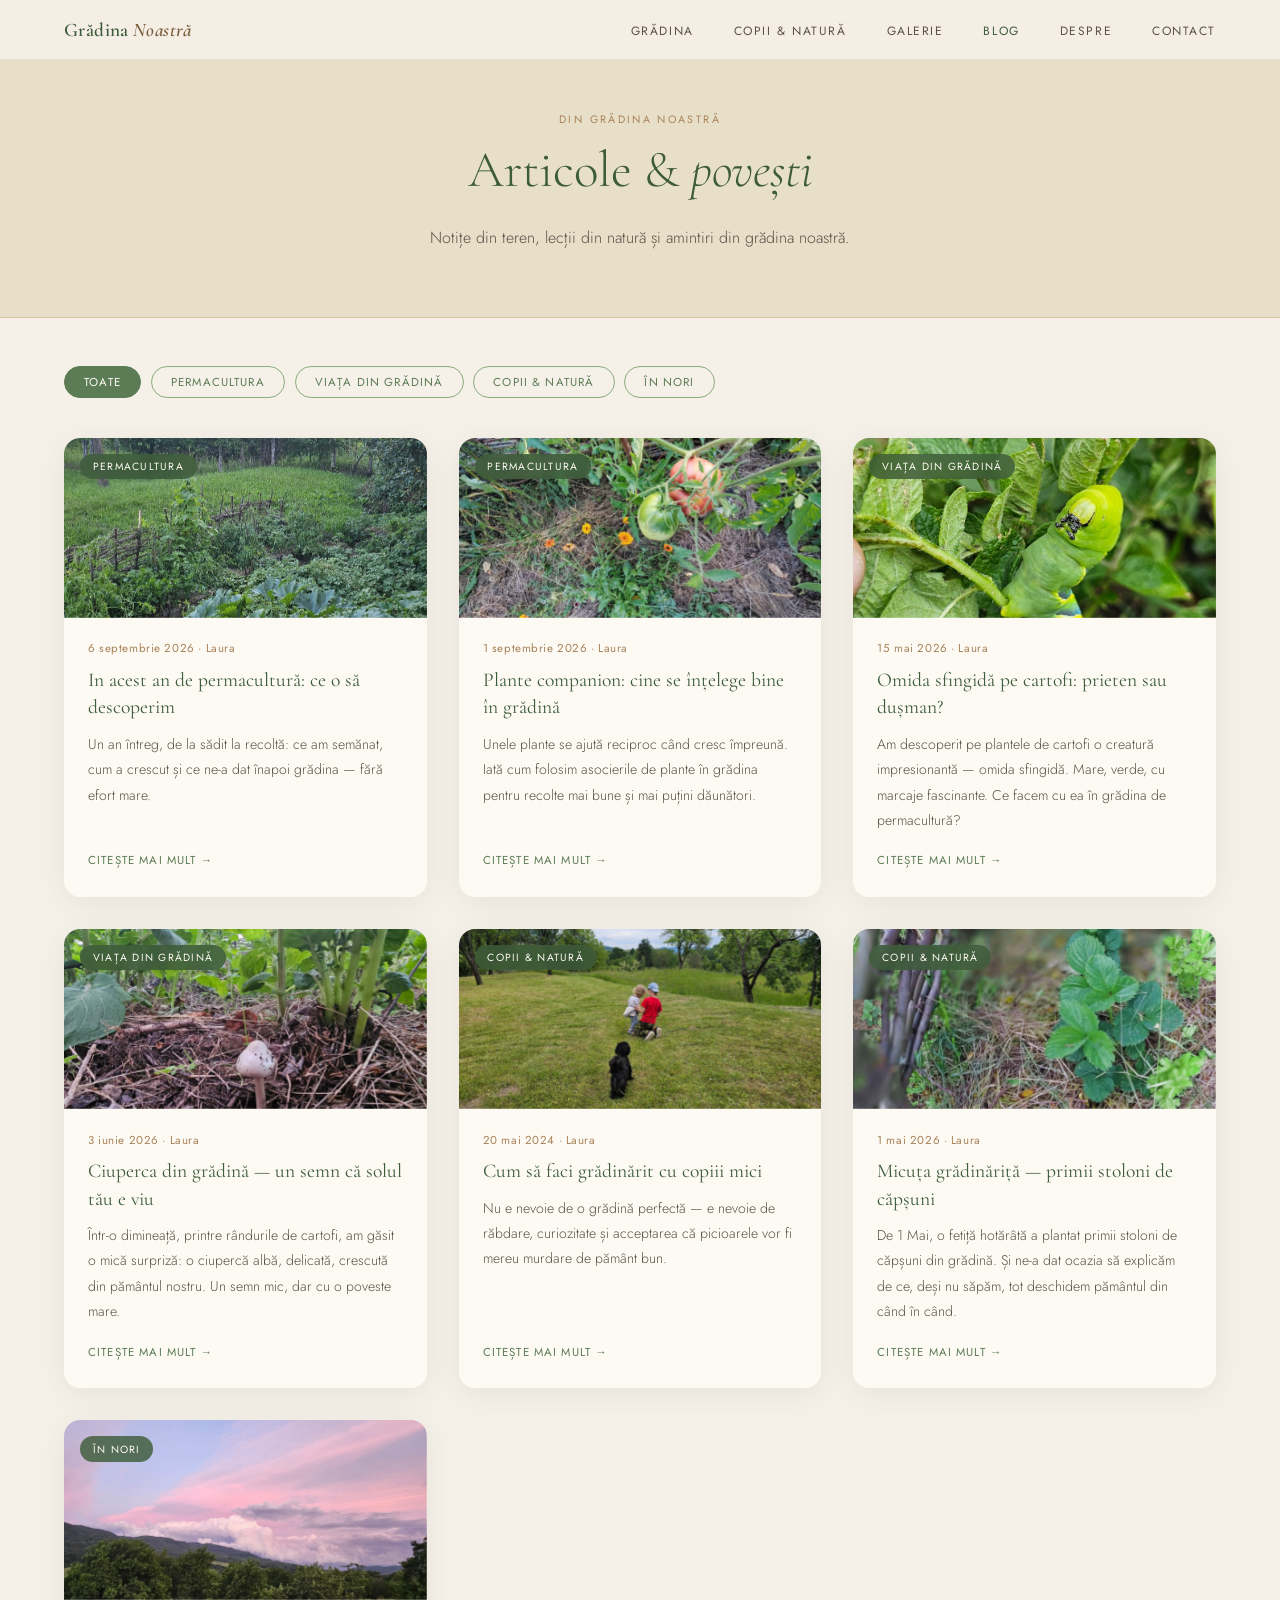
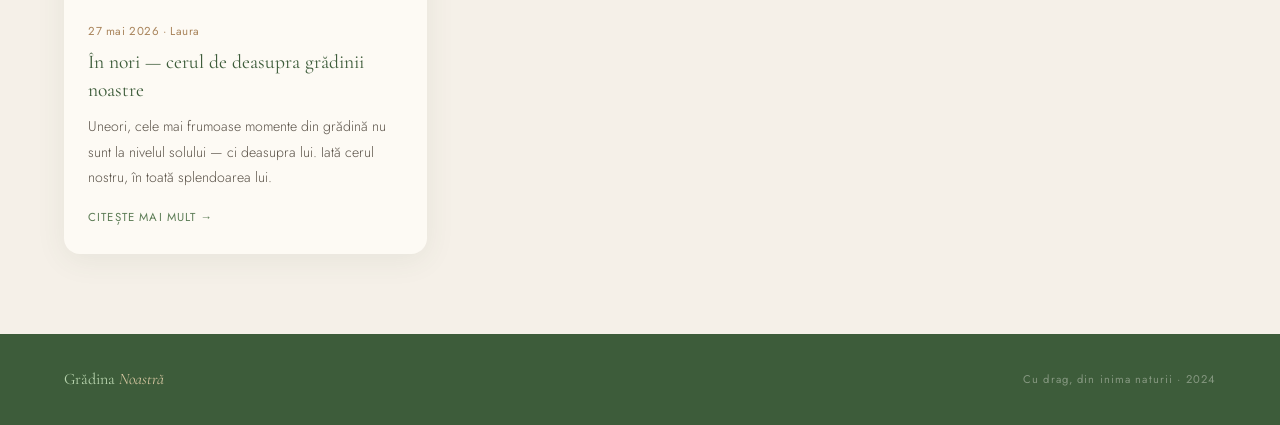
<file: blog.html>
<!DOCTYPE html>
<html lang="ro">
<head>
  <meta charset="UTF-8" />
  <meta name="viewport" content="width=device-width, initial-scale=1.0" />
  <title>Blog — Grădina Noastră</title>

  <link rel="preconnect" href="https://fonts.googleapis.com" />
  <link rel="preconnect" href="https://fonts.gstatic.com" crossorigin />
  <link href="https://fonts.googleapis.com/css2?family=Cormorant+Garamond:ital,wght@0,300;0,400;0,600;1,300;1,400&family=Jost:wght@300;400;500&display=swap" rel="stylesheet" />

  <link rel="stylesheet" href="css/style.css" />
</head>
<body>

  <!-- ─── NAV ──────────────────────────────────────────────────── -->
  <nav id="nav">
    <a href="index.html" class="nav-logo">Grădina <em>Noastră</em></a>
    <ul class="nav-links">
      <li><a href="index.html#gradina">Grădina</a></li>
      <li><a href="index.html#copii">Copii &amp; Natură</a></li>
      <li><a href="index.html#galerie">Galerie</a></li>
      <li><a href="blog.html" class="nav-active">Blog</a></li>
      <li><a href="despre.html">Despre</a></li>
      <li><a href="index.html#contact">Contact</a></li>
     
    </ul>
    <div class="nav-toggle" id="navToggle" onclick="toggleMenu()">
      <span></span><span></span><span></span>
    </div>
  </nav>

  <!-- Mobile menu -->
  <div class="mobile-menu" id="mobileMenu">
    <a href="index.html#gradina"  onclick="toggleMenu()">Grădina</a>
    <a href="index.html#copii"    onclick="toggleMenu()">Copii &amp; Natură</a>
    <a href="index.html#galerie"  onclick="toggleMenu()">Galerie</a>
    <a href="blog.html"           onclick="toggleMenu()">Blog</a>
    <a href="index.html#contact"  onclick="toggleMenu()">Contact</a>
    <a href="despre.html" onclick="toggleMenu()">Despre</a>
  </div>

  <!-- ─── HERO BLOG ─────────────────────────────────────────────── -->
  <section class="blog-page-hero">
    <div class="blog-page-hero-inner reveal">
      <p class="section-label">Din grădina noastră</p>
      <h1 class="section-title">Articole &amp; <em>povești</em></h1>
      <div class="divider center"></div>
      <p class="section-body" style="text-align:center;margin:0 auto;max-width:480px">
        Notițe din teren, lecții din natură și amintiri din grădina noastră.
      </p>
    </div>
  </section>

  <!-- ─── LISTA ARTICOLE ────────────────────────────────────────── -->
  <section class="blog-list-section">
    <div id="blog-filter-bar" class="blog-filter-bar reveal"></div>
    <div id="blog-grid" class="blog-grid"></div>
  </section>

  <!-- ─── FOOTER ────────────────────────────────────────────────── -->
  <footer>
    <div class="footer-logo">Grădina <em>Noastră</em></div>
    <div class="footer-note">Cu drag, din inima naturii · 2024</div>
  </footer>

  <script src="data/articles.js"></script>
  <script src="js/main.js"></script>
  <script src="js/blog.js"></script>
  <script>initBlogList();</script>
</body>
</html>
</file>
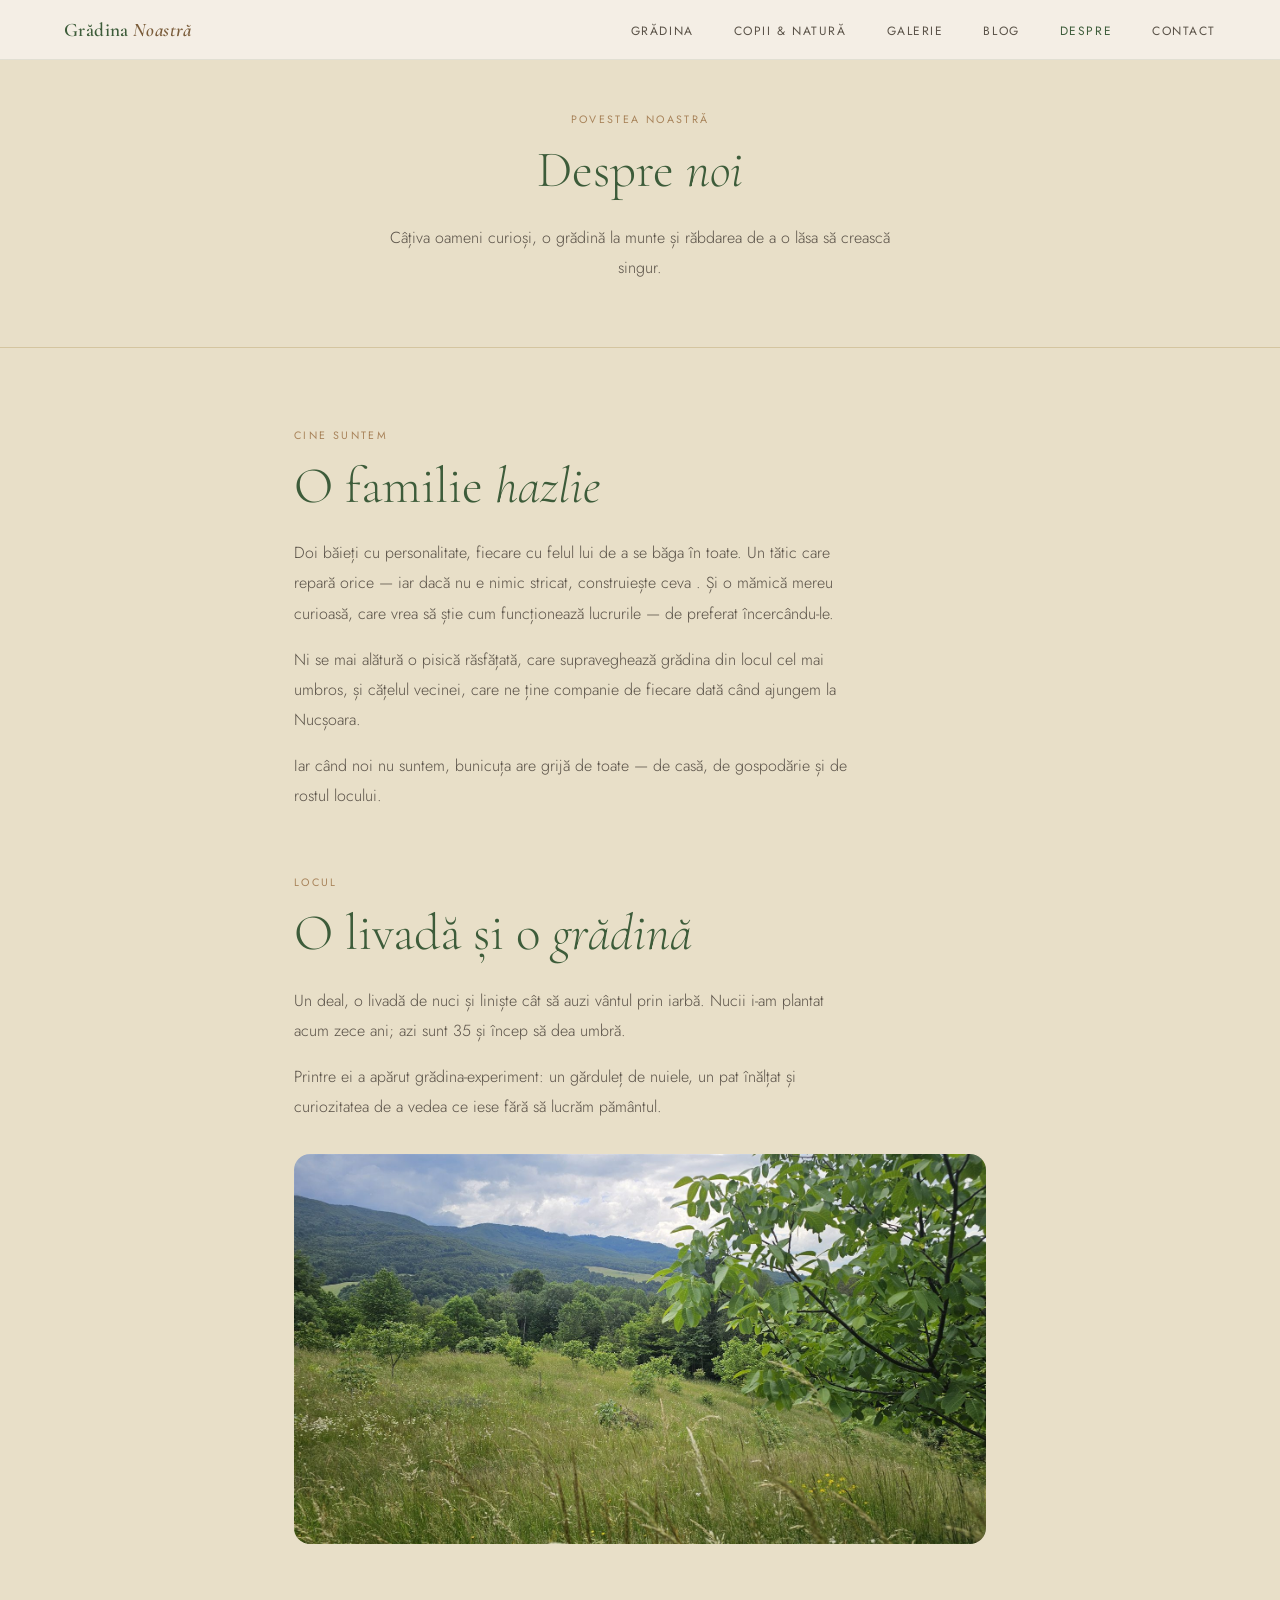
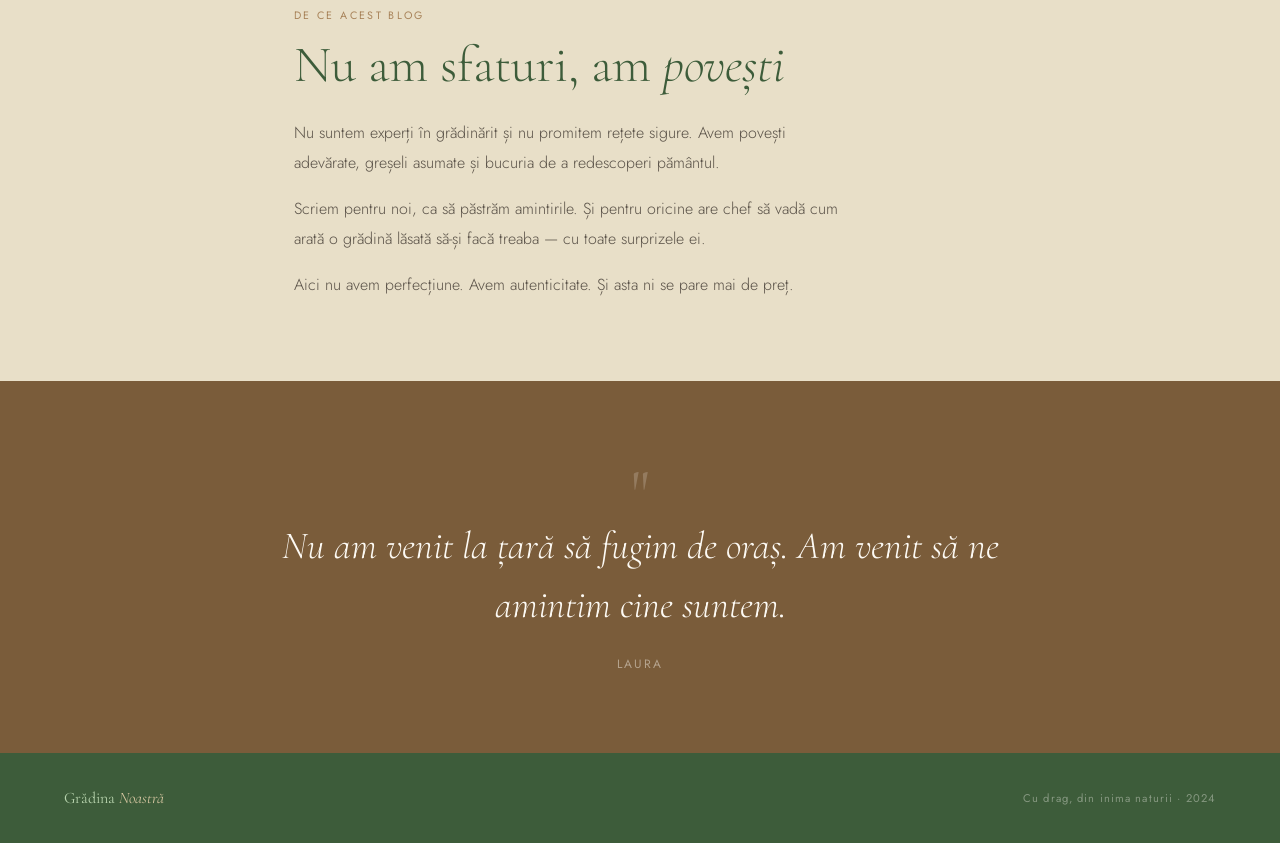
<file: despre.html>
<!DOCTYPE html>
<html lang="ro">
<head>
  <meta charset="UTF-8" />
  <meta name="viewport" content="width=device-width, initial-scale=1.0" />
  <title>Despre noi — Grădina Noastră</title>

  <link rel="preconnect" href="https://fonts.googleapis.com" />
  <link rel="preconnect" href="https://fonts.gstatic.com" crossorigin />
  <link href="https://fonts.googleapis.com/css2?family=Cormorant+Garamond:ital,wght@0,300;0,400;0,600;1,300;1,400&family=Jost:wght@300;400;500&display=swap" rel="stylesheet" />

  <link rel="stylesheet" href="css/style.css" />
</head>
<body class="despre-page">

  <!-- ─── NAV ──────────────────────────────────────────────────── -->
  <nav id="nav">
    <a href="index.html" class="nav-logo">Grădina <em>Noastră</em></a>
    <ul class="nav-links">
      <li><a href="index.html#gradina">Grădina</a></li>
      <li><a href="index.html#copii">Copii &amp; Natură</a></li>
      <li><a href="index.html#galerie">Galerie</a></li>
      <li><a href="blog.html">Blog</a></li>
      <li><a href="despre.html" class="nav-active">Despre</a></li>
      <li><a href="index.html#contact">Contact</a></li>
    </ul>
    <div class="nav-toggle" id="navToggle" onclick="toggleMenu()">
      <span></span><span></span><span></span>
    </div>
  </nav>

  <!-- Mobile menu -->
  <div class="mobile-menu" id="mobileMenu">
    <a href="index.html#gradina" onclick="toggleMenu()">Grădina</a>
    <a href="index.html#copii"   onclick="toggleMenu()">Copii &amp; Natură</a>
    <a href="index.html#galerie" onclick="toggleMenu()">Galerie</a>
    <a href="blog.html"          onclick="toggleMenu()">Blog</a>
    <a href="despre.html"        onclick="toggleMenu()">Despre</a>
    <a href="index.html#contact" onclick="toggleMenu()">Contact</a>
  </div>

  <!-- ─── HERO ─────────────────────────────────────────────────── -->
  <section class="blog-page-hero">
    <div class="blog-page-hero-inner reveal">
      <p class="section-label">Povestea noastră</p>
      <h1 class="section-title">Despre <em>noi</em></h1>
      <div class="divider center"></div>
      <p class="section-body" style="text-align:center;margin:0 auto;max-width:520px">
        Câțiva oameni curioși, o grădină la munte și răbdarea de a o lăsa să crească singur.
      </p>
    </div>
  </section>

  <!-- ─── CONTINUT ─────────────────────────────────────────────── -->
  <section style="padding: 5rem 5vw; max-width: 820px; margin: 0 auto;">

  <div class="reveal">
    <p class="section-label">Cine suntem</p>
    <h2 class="section-title">O familie <em>hazlie</em></h2>
    <div class="divider"></div>
    <p class="section-body">
      Doi băieți cu personalitate, fiecare cu felul lui de a se băga în toate. Un tătic care repară orice — iar dacă nu e nimic stricat, construiește ceva . Și o mămică mereu curioasă, care vrea să știe cum funcționează lucrurile — de preferat încercându-le.
    </p>
    <p class="section-body" style="margin-top:1rem">
      Ni se mai alătură o pisică răsfățată, care supraveghează grădina din locul cel mai umbros, și cățelul vecinei, care ne ține companie de fiecare dată când ajungem la Nucșoara.
    </p>
    <p class="section-body" style="margin-top:1rem">
      Iar când noi nu suntem, bunicuța are grijă de toate — de casă, de gospodărie și de rostul locului.
    </p>
  </div>

  <div class="reveal" style="margin-top:4rem; transition-delay:0.1s">
    <p class="section-label">Locul</p>
    <h2 class="section-title">O livadă și o <em>grădină</em></h2>
    <div class="divider"></div>
    <p class="section-body">
      Un deal, o livadă de nuci și liniște cât să auzi vântul prin iarbă. Nucii i-am plantat acum zece ani; azi sunt 35 și încep să dea umbră.
    </p>
    <p class="section-body" style="margin-top:1rem">
      Printre ei a apărut grădina-experiment: un gărduleț de nuiele, un pat înălțat și curiozitatea de a vedea ce iese fără să lucrăm pământul.
    </p>
    <img src="images/gradina_din_vale.jpg" alt="Livada de nuci" style="width:100%; border-radius:16px; margin:2rem 0;" />
  </div>

  <div class="reveal" style="margin-top:4rem; transition-delay:0.15s">
    <p class="section-label">De ce acest blog</p>
    <h2 class="section-title">Nu am sfaturi, am <em>povești</em></h2>
    <div class="divider"></div>
    <p class="section-body">
      Nu suntem experți în grădinărit și nu promitem rețete sigure. Avem povești adevărate, greșeli asumate și bucuria de a redescoperi pământul.
    </p>
    <p class="section-body" style="margin-top:1rem">
      Scriem pentru noi, ca să păstrăm amintirile. Și pentru oricine are chef să vadă cum arată o grădină lăsată să-și facă treaba — cu toate surprizele ei.
    </p>
    <p class="section-body" style="margin-top:1rem">
      Aici nu avem perfecțiune. Avem autenticitate. Și asta ni se pare mai de preț.
    </p>
  </div>

</section>

  <!-- ─── QUOTE ─────────────────────────────────────────────────── -->
  <div class="quote-section">
    <div class="quote-mark reveal">"</div>
    <p class="quote-text reveal" style="transition-delay:0.1s">
      Nu am venit la țară să fugim de oraș. Am venit să ne amintim cine suntem.
    </p>
    <div class="divider center light reveal" style="transition-delay:0.2s"></div>
    <p class="quote-author reveal" style="transition-delay:0.25s">Laura</p>
  </div>

  <!-- ─── FOOTER ────────────────────────────────────────────────── -->
  <footer>
    <div class="footer-logo">Grădina <em>Noastră</em></div>
    <div class="footer-note">Cu drag, din inima naturii · 2024</div>
  </footer>

  <script src="js/main.js"></script>

</body>
</html>
</file>
<file: css/style.css>
/* ============================================================
   GRĂDINA NOASTRĂ — style.css
   ============================================================ */

/* ─── TOKENS ─────────────────────────────────────────────────── */
:root {
  --cream:    #f5f0e8;
  --beige:    #e8dfc8;
  --sand:     #d4c5a0;
  --green-1:  #3d5c3a;
  --green-2:  #5c7c55;
  --green-3:  #8aad7e;
  --green-4:  #b8d4ae;
  --earth:    #7a5c3a;
  --earth-lt: #a8835a;
  --text:     #2d2a24;
  --text-lt:  #5a5248;
  --white:    #fdfaf4;

  --font-display: 'Cormorant Garamond', Georgia, serif;
  --font-body:    'Jost', sans-serif;
  --ease: cubic-bezier(0.25, 0.46, 0.45, 0.94);
}

/* ─── RESET ──────────────────────────────────────────────────── */
*, *::before, *::after { box-sizing: border-box; margin: 0; padding: 0; }
html { scroll-behavior: smooth; }
body {
  font-family: var(--font-body);
  background: var(--cream);
  color: var(--text);
  overflow-x: hidden;
}
img { display: block; width: 100%; object-fit: cover; }
a { color: inherit; text-decoration: none; }

/* ─── SCROLLBAR ──────────────────────────────────────────────── */
::-webkit-scrollbar { width: 5px; }
::-webkit-scrollbar-track { background: var(--beige); }
::-webkit-scrollbar-thumb { background: var(--green-2); border-radius: 3px; }

/* ─── NAV ────────────────────────────────────────────────────── */
nav {
  position: fixed; top: 0; left: 0; right: 0; z-index: 100;
  display: flex; align-items: center; justify-content: space-between;
  padding: 1.1rem 5vw;
  background: rgba(245, 240, 232, 0.9);
  backdrop-filter: blur(14px);
  -webkit-backdrop-filter: blur(14px);
  border-bottom: 1px solid rgba(61, 92, 58, 0.1);
  transition: box-shadow 0.3s var(--ease);
}
nav.scrolled { box-shadow: 0 4px 30px rgba(61, 92, 58, 0.1); }

.nav-logo {
  font-family: var(--font-display);
  font-size: 1.2rem; font-weight: 600;
  color: var(--green-1); letter-spacing: 0.02em;
}
.nav-logo em { font-style: italic; color: var(--earth); }

.nav-links { display: flex; gap: 2.5rem; list-style: none; }
.nav-links a {
  font-size: 0.75rem; letter-spacing: 0.13em; text-transform: uppercase;
  color: var(--text-lt); transition: color 0.2s;
}
.nav-links a:hover { color: var(--green-1); }

.nav-toggle { display: none; flex-direction: column; gap: 5px; cursor: pointer; }
.nav-toggle span {
  display: block; width: 24px; height: 1.5px;
  background: var(--green-1);
  transition: transform 0.3s var(--ease), opacity 0.3s;
}
.nav-toggle.open span:nth-child(1) { transform: translateY(6.5px) rotate(45deg); }
.nav-toggle.open span:nth-child(2) { opacity: 0; }
.nav-toggle.open span:nth-child(3) { transform: translateY(-6.5px) rotate(-45deg); }

.mobile-menu {
  display: none; flex-direction: column;
  position: fixed; top: 60px; left: 0; right: 0; z-index: 99;
  background: rgba(245, 240, 232, 0.97);
  padding: 1.2rem 5vw 1.8rem;
  border-bottom: 1px solid var(--beige);
}
.mobile-menu.open { display: flex; }
.mobile-menu a {
  font-size: 0.85rem; letter-spacing: 0.1em; text-transform: uppercase;
  color: var(--text-lt); padding: 0.8rem 0;
  border-bottom: 1px solid rgba(61, 92, 58, 0.1);
}
.mobile-menu a:last-child { border-bottom: none; }

/* ─── HERO ───────────────────────────────────────────────────── */
.hero {
  position: relative; height: 100vh; min-height: 580px;
  display: flex; align-items: center; justify-content: center;
  overflow: hidden;
}
.hero-bg {
  position: absolute; inset: 0;
  background-image: url('../images/nucii.jpeg');
  background-size: cover; background-position: center 30%;
  transform: scale(1.06);
  transition: transform 10s var(--ease);
}
.hero-bg::after {
  content: '';
  position: absolute; inset: 0;
  background: linear-gradient(
    160deg,
    rgba(30, 55, 28, 0.62) 0%,
    rgba(45, 42, 36, 0.28) 55%,
    rgba(100, 72, 42, 0.38) 100%
  );
}
.hero.loaded .hero-bg { transform: scale(1); }

.hero-content {
  position: relative; z-index: 2;
  text-align: center; padding: 0 5vw; max-width: 860px;
  opacity: 0; transform: translateY(32px);
  transition: opacity 1.1s 0.3s var(--ease), transform 1.1s 0.3s var(--ease);
}
.hero.loaded .hero-content { opacity: 1; transform: translateY(0); }

.hero-eyebrow {
  font-size: 0.68rem; letter-spacing: 0.25em; text-transform: uppercase;
  color: var(--green-4); margin-bottom: 1.2rem;
}
.hero-title {
  font-family: var(--font-display);
  font-size: clamp(3rem, 7.5vw, 5.8rem);
  font-weight: 300; line-height: 1.1;
  color: var(--white); margin-bottom: 2rem;
}
.hero-title em { font-style: italic; color: var(--green-4); }

.hero-text {
  font-size: clamp(0.92rem, 1.8vw, 1.05rem);
  font-weight: 300; line-height: 1.9;
  color: rgba(253, 250, 244, 0.87);
  max-width: 580px; margin: 0 auto 2.8rem;
}

.btn {
  display: inline-block; padding: 0.85rem 2.6rem;
  border: 1.5px solid rgba(253, 250, 244, 0.65);
  color: var(--white);
  font-family: var(--font-body); font-size: 0.73rem;
  letter-spacing: 0.15em; text-transform: uppercase;
  border-radius: 100px;
  transition: background 0.3s, border-color 0.3s;
}
.btn:hover { background: var(--green-2); border-color: var(--green-2); }

.hero-scroll {
  position: absolute; bottom: 2.5rem; left: 50%; transform: translateX(-50%);
  z-index: 2; display: flex; flex-direction: column; align-items: center; gap: 0.5rem;
}
.hero-scroll span {
  font-size: 0.62rem; letter-spacing: 0.2em; text-transform: uppercase;
  color: rgba(253, 250, 244, 0.45);
}
.scroll-line {
  width: 1px; height: 46px;
  background: linear-gradient(to bottom, rgba(253, 250, 244, 0.5), transparent);
  animation: pulse 2.2s ease-in-out infinite;
}
@keyframes pulse {
  0%, 100% { opacity: 0.35; }
  50%       { opacity: 1; }
}

/* ─── SECTIONS COMMONS ───────────────────────────────────────── */
section { padding: 5.5rem 5vw; }

.section-label {
  font-size: 0.67rem; letter-spacing: 0.22em; text-transform: uppercase;
  color: var(--earth-lt); margin-bottom: 0.8rem;
}
.section-title {
  font-family: var(--font-display);
  font-size: clamp(2rem, 4.5vw, 3.2rem);
  font-weight: 300; line-height: 1.18;
  color: var(--green-1); margin-bottom: 1.4rem;
}
.section-title em { font-style: italic; }
.section-body {
  font-size: 1rem; font-weight: 300; line-height: 1.88;
  color: var(--text-lt); max-width: 560px;
}

.divider { width: 48px; height: 1.5px; background: var(--green-3); margin: 1.6rem 0; }
.divider.center { margin: 1.6rem auto; }
.divider.light { background: rgba(253, 250, 244, 0.3); }

.reveal {
  opacity: 0; transform: translateY(28px);
  transition: opacity 0.85s var(--ease), transform 0.85s var(--ease);
}
.reveal.visible { opacity: 1; transform: translateY(0); }

/* ─── PSYCH STRIP ────────────────────────────────────────────── */
.psych-strip { background: var(--green-1); padding: 5rem 5vw; }
.psych-inner {
  max-width: 1140px; margin: 0 auto;
  display: grid; grid-template-columns: 1fr 1fr; gap: 4rem; align-items: center;
}
.psych-text .section-title { color: var(--green-4); }
.psych-text .section-body  { color: rgba(253, 250, 244, 0.8); max-width: 100%; }
.psych-text .section-label { color: var(--sand); }

.psych-cards { display: grid; grid-template-columns: 1fr 1fr; gap: 1rem; }
.psych-card {
  background: rgba(255, 255, 255, 0.07);
  border: 1px solid rgba(255, 255, 255, 0.13);
  border-radius: 14px; padding: 1.4rem 1.2rem;
  transition: background 0.3s, transform 0.3s;
}
.psych-card:hover { background: rgba(255, 255, 255, 0.12); transform: translateY(-4px); }
.psych-card-icon  { font-size: 1.7rem; margin-bottom: 0.65rem; }
.psych-card-title {
  font-family: var(--font-display); font-size: 1.1rem;
  color: var(--green-4); margin-bottom: 0.4rem; font-weight: 400;
}
.psych-card-text  { font-size: 0.81rem; color: rgba(253,250,244,0.68); line-height: 1.72; font-weight: 300; }

/* ─── GARDEN SECTION ─────────────────────────────────────────── */
.garden-inner {
  max-width: 1180px; margin: 0 auto;
  display: grid; grid-template-columns: 1fr 1fr; gap: 4.5rem; align-items: center;
}
.garden-img {
  position: relative; border-radius: 18px; overflow: hidden; height: 540px;
  box-shadow: 0 28px 70px rgba(61, 92, 58, 0.17);
}
.garden-img img { height: 100%; transition: transform 6s var(--ease); }
.garden-img:hover img { transform: scale(1.05); }
.garden-img::before {
  content: ''; position: absolute; inset: 0; z-index: 1;
  background: linear-gradient(to top, rgba(45,42,36,0.35) 0%, transparent 55%);
}
.garden-badge {
  position: absolute; bottom: 1.4rem; left: 1.4rem; z-index: 2;
  background: rgba(245,240,232,0.93);
  padding: 0.55rem 1rem; border-radius: 100px;
  font-size: 0.7rem; letter-spacing: 0.12em; text-transform: uppercase;
  color: var(--green-1); font-weight: 400;
}
.tags { display: flex; flex-wrap: wrap; gap: 0.5rem; margin-top: 2rem; }
.tag {
  font-size: 0.7rem; letter-spacing: 0.1em; text-transform: uppercase;
  padding: 0.42rem 1rem; border: 1px solid var(--green-3);
  border-radius: 100px; color: var(--green-2);
  transition: background 0.25s, color 0.25s; cursor: default;
}
.tag:hover { background: var(--green-2); color: var(--white); }

/* ─── GALLERY ────────────────────────────────────────────────── */
.gallery-section { background: var(--beige); }
.gallery-head {
  max-width: 1180px; margin: 0 auto 2.8rem;
  display: flex; align-items: flex-end; justify-content: space-between; flex-wrap: wrap; gap: 1rem;
}
.gallery-grid {
  max-width: 1180px; margin: 0 auto;
  display: grid;
  grid-template-columns: 1.6fr 1fr 1fr;
  grid-template-rows: 270px 270px;
  gap: 1rem;
}
.gallery-item { border-radius: 14px; overflow: hidden; position: relative; cursor: zoom-in; }
.gallery-item img { height: 100%; transition: transform 0.65s var(--ease); }
.gallery-item:hover img { transform: scale(1.07); }
.gallery-item::after {
  content: ''; position: absolute; inset: 0;
  background: rgba(61,92,58,0); transition: background 0.4s;
}
.gallery-item:hover::after { background: rgba(61,92,58,0.12); }
.g-large { grid-row: span 2; }
.g-wide  { grid-column: span 2; }
.gallery-caption {
  position: absolute; bottom: 0; left: 0; right: 0; z-index: 2;
  padding: 1.2rem 1.2rem 1rem;
  background: linear-gradient(to top, rgba(30,50,28,0.72) 0%, transparent 100%);
  font-size: 0.75rem; letter-spacing: 0.1em; text-transform: uppercase;
  color: rgba(253,250,244,0.85); opacity: 0; transition: opacity 0.35s;
}
.gallery-item:hover .gallery-caption { opacity: 1; }

/* ─── LIGHTBOX ───────────────────────────────────────────────── */
.lightbox {
  display: none; position: fixed; inset: 0; z-index: 300;
  background: rgba(30, 28, 24, 0.93);
  align-items: center; justify-content: center;
  cursor: zoom-out;
}
.lightbox.open { display: flex; }
.lightbox img { max-width: min(92vw, 1000px); max-height: 88vh; object-fit: contain; border-radius: 8px; }
.lb-close {
  position: absolute; top: 1.4rem; right: 1.6rem;
  font-size: 2rem; color: rgba(253,250,244,0.7);
  cursor: pointer; line-height: 1; transition: color 0.2s;
}
.lb-close:hover { color: var(--white); }

/* ─── QUOTE ──────────────────────────────────────────────────── */
.quote-section { background: var(--earth); text-align: center; padding: 5rem 5vw; }
.quote-mark {
  font-family: var(--font-display); font-size: 4rem;
  color: rgba(253,250,244,0.2); line-height: 1; margin-bottom: -0.5rem;
}
.quote-text {
  font-family: var(--font-display);
  font-size: clamp(1.4rem, 3.5vw, 2.4rem);
  font-weight: 300; font-style: italic;
  color: var(--white); line-height: 1.55;
  max-width: 760px; margin: 0 auto 1.2rem;
}
.quote-author {
  font-size: 0.75rem; letter-spacing: 0.18em; text-transform: uppercase;
  color: rgba(253,250,244,0.45);
}

/* ─── CONTACT ────────────────────────────────────────────────── */
.contact-inner { max-width: 620px; margin: 0 auto; text-align: center; }
.contact-intro {
  font-size: 1rem; font-weight: 300; line-height: 1.88;
  color: var(--text-lt); margin-bottom: 2.8rem;
}
.form-row { display: grid; grid-template-columns: 1fr 1fr; gap: 1rem; }
.form-group { margin-bottom: 1.1rem; text-align: left; }
.form-group label {
  display: block; font-size: 0.68rem; letter-spacing: 0.15em; text-transform: uppercase;
  color: var(--earth-lt); margin-bottom: 0.45rem;
}
.form-group input,
.form-group textarea {
  width: 100%; background: var(--white);
  border: 1.5px solid var(--sand); border-radius: 6px; padding: 0.82rem 1rem;
  font-family: var(--font-body); font-size: 0.9rem; color: var(--text);
  outline: none; transition: border-color 0.25s, box-shadow 0.25s;
}
.form-group input:focus,
.form-group textarea:focus {
  border-color: var(--green-2);
  box-shadow: 0 0 0 3px rgba(92,124,85,0.1);
}
.form-group textarea { resize: vertical; min-height: 128px; }
.btn-green {
  background: var(--green-1); color: var(--white); border: none; cursor: pointer;
  padding: 0.9rem 3rem; font-family: var(--font-body); font-size: 0.75rem;
  letter-spacing: 0.15em; text-transform: uppercase;
  border-radius: 100px; transition: background 0.3s, transform 0.2s; margin-top: 0.6rem;
}
.btn-green:hover { background: var(--green-2); transform: translateY(-2px); }
.success-msg {
  display: none; background: var(--green-4); border-radius: 8px;
  padding: 1rem 1.4rem; font-size: 0.9rem; color: var(--green-1); margin-top: 1.2rem;
}
.success-msg.show { display: block; }

/* ─── FOOTER ─────────────────────────────────────────────────── */
footer {
  background: var(--green-1); padding: 2.2rem 5vw;
  display: flex; align-items: center; justify-content: space-between;
  flex-wrap: wrap; gap: 0.8rem;
}
.footer-logo { font-family: var(--font-display); font-size: 1rem; color: var(--green-4); }
.footer-logo em { font-style: italic; color: var(--sand); }
.footer-note { font-size: 0.7rem; letter-spacing: 0.1em; color: rgba(253,250,244,0.38); }

/* ─── RESPONSIVE ─────────────────────────────────────────────── */
@media (max-width: 900px) {
  .psych-inner          { grid-template-columns: 1fr; gap: 2.5rem; }
  .garden-inner         { grid-template-columns: 1fr; gap: 2.5rem; }
  .garden-img           { height: 380px; }
  .gallery-grid         { grid-template-columns: 1fr 1fr; grid-template-rows: auto; }
  .g-large              { grid-row: span 1; }
  .g-wide               { grid-column: span 2; }
  .form-row             { grid-template-columns: 1fr; }
}
@media (max-width: 640px) {
  .nav-links            { display: none; }
  .nav-toggle           { display: flex; }
  section               { padding: 3.8rem 5vw; }
  .gallery-grid         { grid-template-columns: 1fr; }
  .g-wide               { grid-column: span 1; }
  .gallery-head         { flex-direction: column; align-items: flex-start; }
  .psych-cards          { grid-template-columns: 1fr; }
  footer                { flex-direction: column; text-align: center; }
}

/* ─── BLOG GRID ───────────────────────────────────────────────── */
.blog-grid {
  max-width: 1180px; margin: 0 auto;
  display: grid; grid-template-columns: repeat(3, 1fr); gap: 2rem;
}

/* ─── BLOG CARD ──────────────────────────────────────────────── */
@keyframes cardImgZoom {
  from { transform: scale(1.35); }
  to   { transform: scale(1); }
}

.blog-card {
  background: var(--white); border-radius: 16px; overflow: hidden;
  box-shadow: 0 6px 30px rgba(61,92,58,0.08);
  transition: transform 0.3s var(--ease), box-shadow 0.3s;
  display: flex; flex-direction: column;
}
.blog-card:hover {
  transform: translateY(-6px);
  box-shadow: 0 16px 50px rgba(61,92,58,0.14);
}
.blog-card-img {
  display: block; position: relative; overflow: hidden; height: 180px;
  border-radius: 12px 12px 0 0;
}
.blog-card-img img { height: 100%; width: 100%; object-fit: cover; transition: transform 0.6s var(--ease); }
.blog-card.visible .blog-card-img img { animation: cardImgZoom 1.2s ease-out both; }
.blog-card:hover .blog-card-img img { transform: scale(1.06); }
.blog-card-cat {
  position: absolute; top: 1rem; left: 1rem;
  background: rgba(61,92,58,0.82); backdrop-filter: blur(6px);
  color: var(--white); font-size: 0.65rem; letter-spacing: 0.12em;
  text-transform: uppercase; padding: 0.32rem 0.8rem; border-radius: 100px;
}
.blog-card-body {
  padding: 1.4rem 1.5rem 1.8rem; display: flex; flex-direction: column; flex: 1;
}
.blog-card-meta { font-size: 0.72rem; color: var(--earth-lt); letter-spacing: 0.05em; margin-bottom: 0.6rem; }
.blog-card-title { margin-bottom: 0.7rem; }
.blog-card-title a {
  font-family: var(--font-display); font-size: 1.22rem; font-weight: 400;
  color: var(--green-1); line-height: 1.3; transition: color 0.2s;
}
.blog-card-title a:hover { color: var(--earth); }
.blog-card-excerpt {
  font-size: 0.88rem; font-weight: 300; line-height: 1.8;
  color: var(--text-lt); flex: 1; margin-bottom: 1.2rem;
}
.blog-read-more {
  font-size: 0.72rem; letter-spacing: 0.1em; text-transform: uppercase;
  color: var(--green-2); transition: color 0.2s; align-self: flex-start;
}
.blog-read-more:hover { color: var(--green-1); }

/* ─── BLOG PREVIEW ───────────────────────────────────────────── */
.blog-preview-section { background: var(--cream); padding: 5.5rem 5vw; }
.blog-preview-head {
  max-width: 1180px; margin: 0 auto 2.8rem;
  display: flex; align-items: flex-end; justify-content: space-between;
  flex-wrap: wrap; gap: 1rem;
}
.blog-preview-head a {
  font-size: 0.75rem; letter-spacing: 0.13em; text-transform: uppercase;
  color: var(--green-2); border-bottom: 1px solid var(--green-3);
  padding-bottom: 2px; transition: color 0.2s;
}
.blog-preview-head a:hover { color: var(--green-1); }

/* ─── BLOG LIST PAGE ─────────────────────────────────────────── */
.blog-page-hero {
  background: var(--beige); padding: 7rem 5vw 4rem;
  text-align: center; border-bottom: 1px solid var(--sand);
}
.blog-list-section { padding: 3rem 5vw 5rem; }

.blog-filter-bar {
  max-width: 1180px; margin: 0 auto 2.5rem;
  display: flex; flex-wrap: wrap; gap: 0.6rem;
}
.blog-filter-btn {
  font-family: var(--font-body); font-size: 0.72rem; letter-spacing: 0.1em;
  text-transform: uppercase; padding: 0.45rem 1.2rem;
  border: 1.5px solid var(--green-3); border-radius: 100px;
  background: transparent; color: var(--green-2); cursor: pointer;
  transition: background 0.25s, color 0.25s, border-color 0.25s;
}
.blog-filter-btn:hover,
.blog-filter-btn.active { background: var(--green-2); color: var(--white); border-color: var(--green-2); }
.blog-empty { text-align: center; padding: 3rem; color: var(--text-lt); font-weight: 300; }

/* ─── ARTICLE PAGE ───────────────────────────────────────────── */
@keyframes articleHeroIn {
  from { transform: scale(1.08); opacity: 0.7; }
  to   { transform: scale(1); opacity: 1; }
}

@keyframes articleHeroContentIn {
  from { opacity: 0; transform: translateY(18px); }
  to   { opacity: 1; transform: translateY(0); }
}

.article-hero {
  position: relative; 
  height: 65vh; 
  min-height: 420px;
  width: 100%;
  display: flex; 
  align-items: flex-end;
  overflow: hidden;
  background-position: center center !important;
}
.article-hero-bg {
  position: absolute; inset: 0;
  background-size: cover; background-position: center;
  animation: articleHeroIn 1.4s ease-out both;
}
.article-hero-overlay {
  position: absolute; inset: 0;
  background: linear-gradient(to top, rgba(30,50,28,0.82) 0%, rgba(30,50,28,0.18) 60%, transparent 100%);
}
.article-hero-content {
  position: relative; z-index: 2; padding: 3rem 5vw; max-width: 860px;
  animation: articleHeroContentIn 0.8s 0.45s ease-out both;
}
.article-hero .section-label { color: var(--green-4); }
.article-title {
  font-family: var(--font-display);
  font-size: clamp(1.8rem, 4vw, 3rem);
  font-weight: 300; color: var(--white); line-height: 1.15; margin: 0.5rem 0;
}
.article-meta { font-size: 0.75rem; letter-spacing: 0.1em; color: rgba(253,250,244,0.55); }

.article-body { max-width: 760px; margin: 0 auto; padding: 3.5rem 5vw 5rem; }
.article-content { font-size: 1.05rem; font-weight: 400; line-height: 1.95; color: var(--text); }
.article-content img {
  width: 100%;
  height: auto;
  object-fit: contain;
  border-radius: 12px;
  margin: 1.5rem 0;
}
.article-content h3 {
  font-family: var(--font-display); font-size: 1.6rem; font-weight: 600;
  color: var(--green-1); margin: 2.2rem 0 0.8rem;
}
.article-content p { margin-bottom: 1.2rem; }
.article-content strong { color: var(--text); font-weight: 600; }
.article-content em { color: var(--earth); font-style: italic; }
.article-content ul { margin: 1rem 0 1.2rem 1.5rem; }
.article-content li { margin-bottom: 0.5rem; line-height: 1.8; }
.article-tags { display: flex; flex-wrap: wrap; gap: 0.5rem; margin: 2.5rem 0; }
.article-series { color: var(--green-2); font-size: 0.9rem; margin-bottom: 1.5rem; }

.article-nav {
  display: flex; justify-content: space-between; gap: 1rem;
  padding: 2rem 0; border-top: 1px solid var(--sand); margin-bottom: 2rem;
}
.article-nav-link {
  font-size: 0.8rem; font-weight: 300; color: var(--green-2);
  transition: color 0.2s; line-height: 1.5;
}
.article-nav-link:hover { color: var(--green-1); }
.article-back { text-align: center; }

/* ─── SERIES ─────────────────────────────────────────────────── */
.blog-series-group { margin-bottom: 3rem; }
.blog-series-header {
  display: flex; align-items: center; gap: 10px; margin-bottom: 1.5rem;
  border-bottom: 2px solid var(--green-3); padding-bottom: 0.5rem;
}
.blog-series-icon { font-size: 1.4rem; }
.blog-series-title { font-family: var(--font-display); font-size: 1.4rem; color: var(--green-1); margin: 0; }
.blog-series-cards { display: grid; grid-template-columns: repeat(auto-fill, minmax(280px, 1fr)); gap: 1.5rem; }
.blog-card-series { display: inline-block; font-size: 0.75rem; color: var(--green-2); margin-bottom: 4px; }

/* ─── NAV ACTIVE ─────────────────────────────────────────────── */
.nav-active { color: var(--green-1) !important; }

/* ─── RESPONSIVE BLOG ────────────────────────────────────────── */
@media (max-width: 900px) {
  .blog-grid { grid-template-columns: 1fr 1fr; }
}
@media (max-width: 640px) {
  .blog-grid            { grid-template-columns: 1fr; }
  .blog-card-img        { height: 200px; }
  .article-hero         { height: 55vh; }
  .blog-preview-head    { flex-direction: column; align-items: flex-start; }
}

/* ─── DESPRE PAGE ────────────────────────────────────────────── */
body.despre-page {
  background: var(--beige);
}
/* ─── Video de fundal în hero ─────────────────────── */
.hero-video {
  position: absolute;
  inset: 0;
  width: 100%;
  height: 100%;
  object-fit: cover;
  z-index: 0;
}

.hero-bg::after { z-index: 1; }

/* Pe telefon folosim versiunea verticală a pozei de fundal */
@media (max-width: 700px) {
  .hero-bg { background-image: url('../images/greieri_poster_portret.jpg'); }
}

/* Respectăm preferința de mișcare redusă a vizitatorului */
@media (prefers-reduced-motion: reduce) {
  .hero-video { display: none; }
}

/* ─── Două poze în secțiunea Grădina ─────────────── */
/* ─── Secțiunea Grădina: o coloană, poze în text ─── */
.garden-inner {
  grid-template-columns: 1fr;
  max-width: 820px;
  gap: 2.2rem;
}

.garden-photo {
  position: relative;
  border-radius: 18px;
  overflow: hidden;
  box-shadow: 0 28px 70px rgba(61, 92, 58, 0.17);
  margin: 2rem 0;
}

.garden-photo img {
  width: 100%;
  height: 380px;
  object-fit: cover;
  display: block;
}

.garden-photo.has-badge::before {
  content: '';
  position: absolute;
  inset: 0;
  z-index: 1;
  background: linear-gradient(to top, rgba(45, 42, 36, 0.35) 0%, transparent 55%);
}

@media (max-width: 900px) {
  .garden-photo img { height: 260px; }
}
.hero-bg { background-image: url('../images/greieri_poster.jpg'); }

/* ─── Butonul de sunet ─────────────────────────── */
.sound-toggle {
  position: absolute;
  right: 2rem;
  bottom: 2.6rem;
  z-index: 3;
  display: inline-flex;
  align-items: center;
  gap: 0.55rem;
  padding: 0.5rem 1rem;
  border: 1px solid rgba(253, 250, 244, 0.32);
  border-radius: 100px;
  background: rgba(45, 42, 36, 0.28);
  color: rgba(253, 250, 244, 0.9);
  font-family: inherit;
  font-size: 0.62rem;
  letter-spacing: 0.16em;
  text-transform: uppercase;
  cursor: pointer;
  transition: background 0.25s, border-color 0.25s;
}

.sound-toggle:hover {
  background: rgba(45, 42, 36, 0.5);
  border-color: rgba(253, 250, 244, 0.6);
}

.sound-toggle .ic-und { display: none; }
.sound-toggle.is-on .ic-und { display: block; }
.sound-toggle.is-on .ic-mut { display: none; }

@media (max-width: 700px) {
  .sound-toggle { right: 1rem; bottom: 1.6rem; padding: 0.5rem; }
  .sound-toggle .sound-label { display: none; }
}
/* ─── Poze mărite la click ─────────────────────── */
.article-content img { cursor: zoom-in; transition: filter 0.25s ease; }
.article-content img:hover { filter: brightness(1.07); }

.lightbox {
  position: fixed;
  inset: 0;
  z-index: 999;
  background: rgba(20, 18, 14, 0.93);
  display: flex;
  align-items: center;
  justify-content: center;
  padding: 3vh 3vw;
  opacity: 0;
  pointer-events: none;
  transition: opacity 0.3s ease;
  cursor: zoom-out;
}

.lightbox.open { opacity: 1; pointer-events: auto; }

.lightbox img {
  max-width: 100%;
  max-height: 94vh;
  border-radius: 10px;
  box-shadow: 0 20px 60px rgba(0, 0, 0, 0.5);
}

.lightbox-close {
  position: absolute;
  top: 1rem;
  right: 1.4rem;
  background: none;
  border: none;
  color: rgba(253, 250, 244, 0.85);
  font-size: 2.2rem;
  line-height: 1;
  cursor: pointer;
}
/* ─── Galerii în articole ──────────────────────── */
.article-content .galerie {
  display: grid;
  grid-template-columns: repeat(auto-fill, minmax(140px, 1fr));
  gap: 10px;
  margin: 1.5rem 0;
}
.article-content .galerie figure { margin: 0; text-align: center; }
.article-content .galerie img {
  width: 100%;
  height: 150px;
  object-fit: cover;
  border-radius: 10px;
}
.article-content .galerie figcaption {
  font-size: 0.8rem;
  margin-top: 4px;
  opacity: 0.75;
}
/* ─── Titlul din hero ──────────────────────────── */
.hero-title,
.hero-title em {
  color: #e8dfc8;
  font-style: italic;
}

.hero-title {
  text-shadow: 0 2px 18px rgba(30, 28, 22, 0.55);
}
.hero-content .btn {
  color: var(--green-4);
}
.gallery-item img {
  width: 100%;
  height: 100%;
  object-fit: cover;
}
.divider { display: none; }
:root { color-scheme: light; }
</file>
